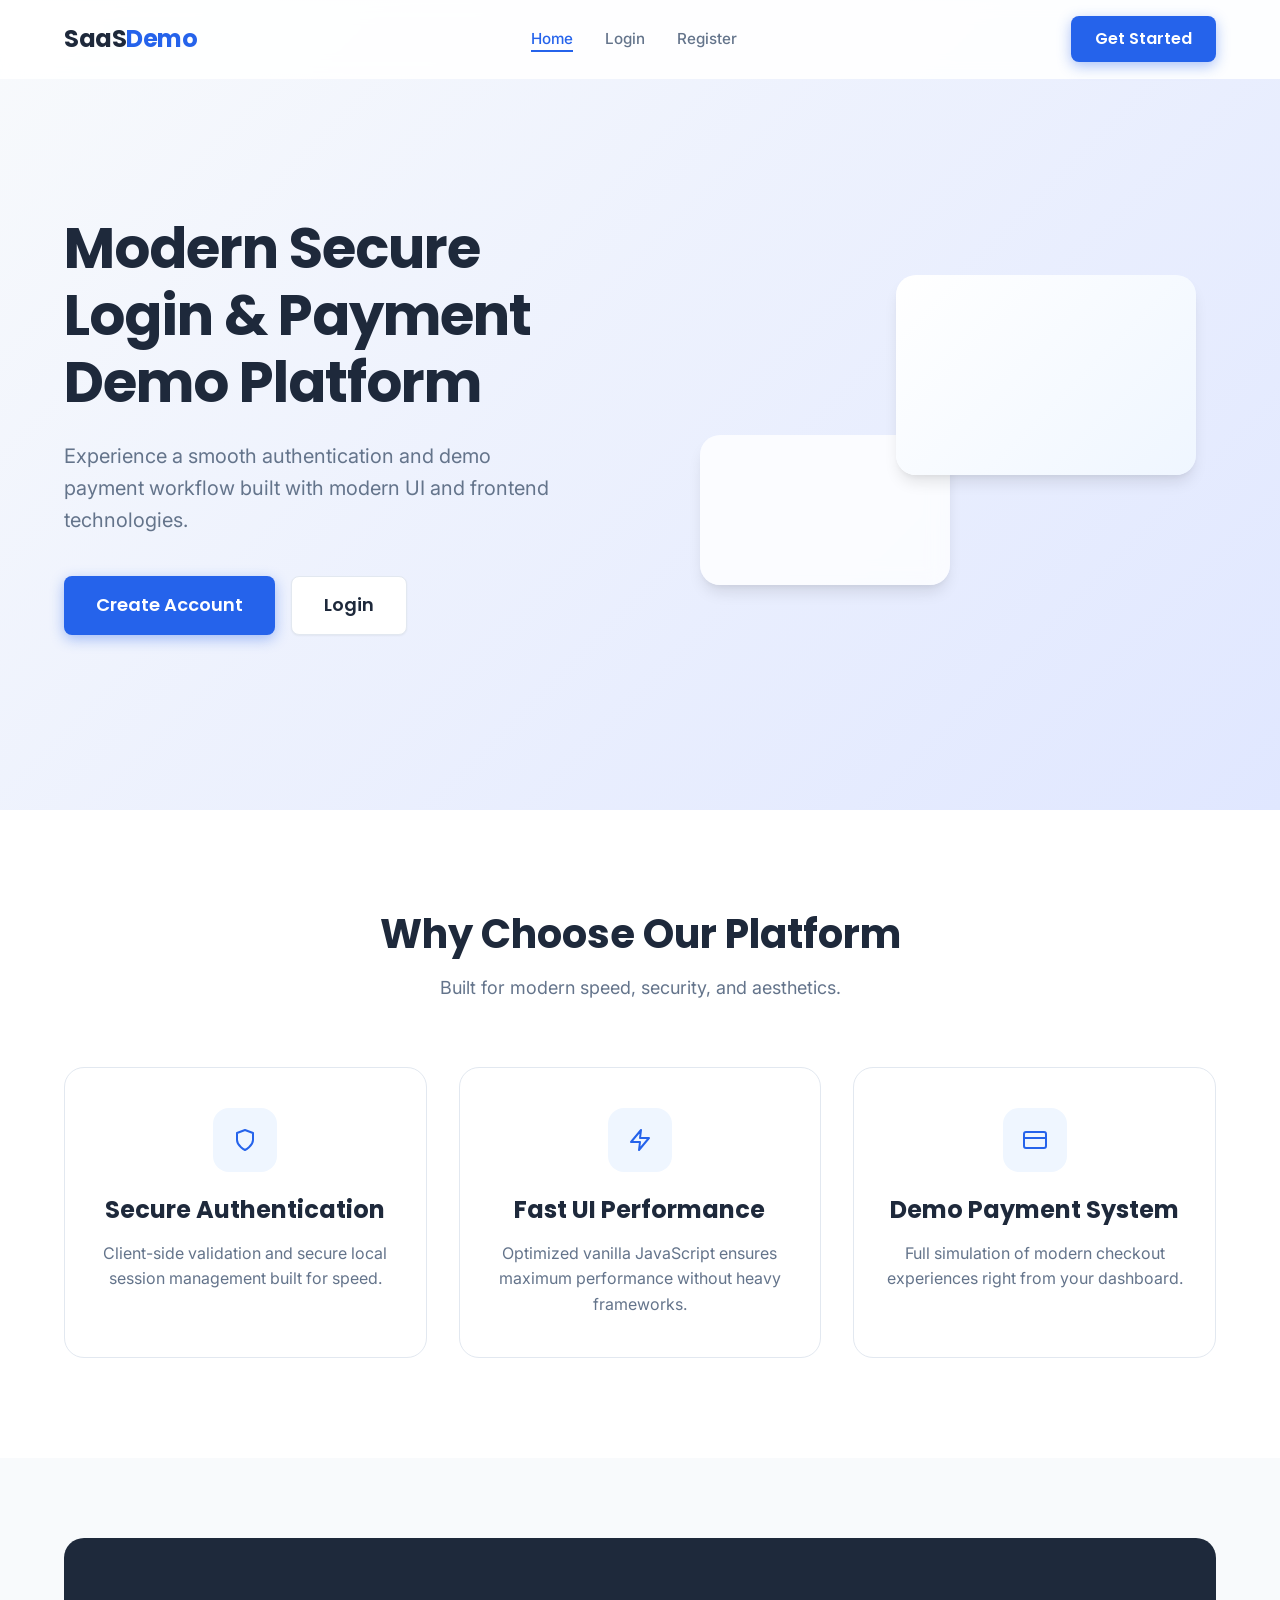
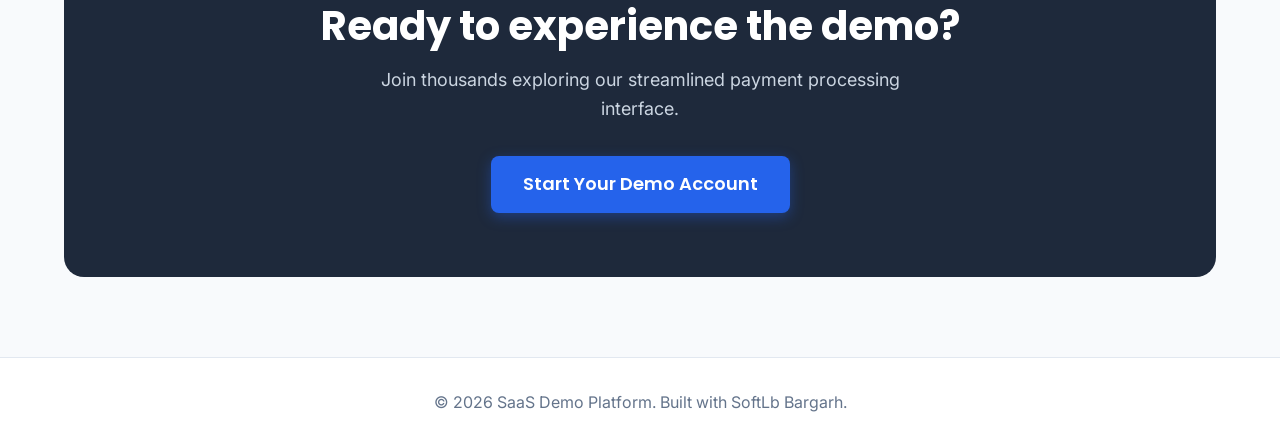
<file: project/index.html>
<!DOCTYPE html>
<html lang="en">

<head>
    <meta charset="UTF-8">
    <meta name="viewport" content="width=device-width, initial-scale=1.0">
    <title>Modern SaaS | Secure Demo Platform</title>
    <!-- Google Fonts -->
    <link rel="preconnect" href="https://fonts.googleapis.com">
    <link rel="preconnect" href="https://fonts.gstatic.com" crossorigin>
    <link
        href="https://fonts.googleapis.com/css2?family=Inter:wght@300;400;500;600&family=Poppins:wght@500;600;700&display=swap"
        rel="stylesheet">
    <!-- Custom CSS -->
    <link rel="stylesheet" href="css/style.css">
    <link rel="stylesheet" href="css/responsive.css">
</head>

<body>

    <!-- Navigation Bar -->
    <nav class="navbar" id="navbar">
        <div class="nav-container">
            <a href="index.html" class="logo">SaaS<span>Demo</span></a>

            <button class="mobile-toggle" id="mobile-toggle" aria-label="Toggle Menu">
                <span class="bar"></span>
                <span class="bar"></span>
                <span class="bar"></span>
            </button>

            <ul class="nav-links" id="nav-links">
                <li><a href="index.html" class="active">Home</a></li>
                <li><a href="login.html">Login</a></li>
                <li><a href="register.html">Register</a></li>
            </ul>

            <div class="nav-actions">
                <a href="register.html" class="btn btn-primary btn-nav">Get Started</a>
            </div>
        </div>
    </nav>

    <!-- Hero Section -->
    <section class="hero">
        <div class="hero-content">
            <div class="hero-text">
                <h1>Modern Secure Login & Payment Demo Platform</h1>
                <p>Experience a smooth authentication and demo payment workflow built with modern UI and frontend
                    technologies.</p>
                <div class="hero-buttons">
                    <a href="register.html" class="btn btn-primary btn-large">Create Account</a>
                    <a href="login.html" class="btn btn-secondary btn-large">Login</a>
                </div>
            </div>
            <div class="hero-graphic">
                <div class="floating-card c1"></div>
                <div class="floating-card c2"></div>
                <!-- Abstract illustrations representation -->
            </div>
        </div>
    </section>

    <!-- Features Section -->
    <section class="features">
        <div class="container">
            <div class="section-title">
                <h2>Why Choose Our Platform</h2>
                <p>Built for modern speed, security, and aesthetics.</p>
            </div>

            <div class="features-grid">
                <!-- Card 1 -->
                <div class="feature-card">
                    <div class="feature-icon">
                        <svg width="24" height="24" viewBox="0 0 24 24" fill="none" stroke="currentColor"
                            stroke-width="2" stroke-linecap="round" stroke-linejoin="round">
                            <path d="M12 22s8-4 8-10V5l-8-3-8 3v7c0 6 8 10 8 10z"></path>
                        </svg>
                    </div>
                    <h3>Secure Authentication</h3>
                    <p>Client-side validation and secure local session management built for speed.</p>
                </div>
                <!-- Card 2 -->
                <div class="feature-card">
                    <div class="feature-icon">
                        <svg width="24" height="24" viewBox="0 0 24 24" fill="none" stroke="currentColor"
                            stroke-width="2" stroke-linecap="round" stroke-linejoin="round">
                            <path d="M13 2L3 14h9l-1 8 10-12h-9l1-8z"></path>
                        </svg>
                    </div>
                    <h3>Fast UI Performance</h3>
                    <p>Optimized vanilla JavaScript ensures maximum performance without heavy frameworks.</p>
                </div>
                <!-- Card 3 -->
                <div class="feature-card">
                    <div class="feature-icon">
                        <svg width="24" height="24" viewBox="0 0 24 24" fill="none" stroke="currentColor"
                            stroke-width="2" stroke-linecap="round" stroke-linejoin="round">
                            <rect x="1" y="4" width="22" height="16" rx="2" ry="2"></rect>
                            <line x1="1" y1="10" x2="23" y2="10"></line>
                        </svg>
                    </div>
                    <h3>Demo Payment System</h3>
                    <p>Full simulation of modern checkout experiences right from your dashboard.</p>
                </div>
            </div>
        </div>
    </section>

    <!-- CTA Section -->
    <section class="cta-section">
        <div class="container">
            <div class="cta-card">
                <h2>Ready to experience the demo?</h2>
                <p>Join thousands exploring our streamlined payment processing interface.</p>
                <a href="register.html" class="btn btn-primary btn-large">Start Your Demo Account</a>
            </div>
        </div>
    </section>

    <!-- Footer -->
    <footer>
        <div class="container">
            <p>&copy; 2026 SaaS Demo Platform. Built with SoftLb Bargarh.</p>
        </div>
    </footer>

    <!-- Custom JS -->
    <script src="js/main.js"></script>
</body>

</html>
</file>
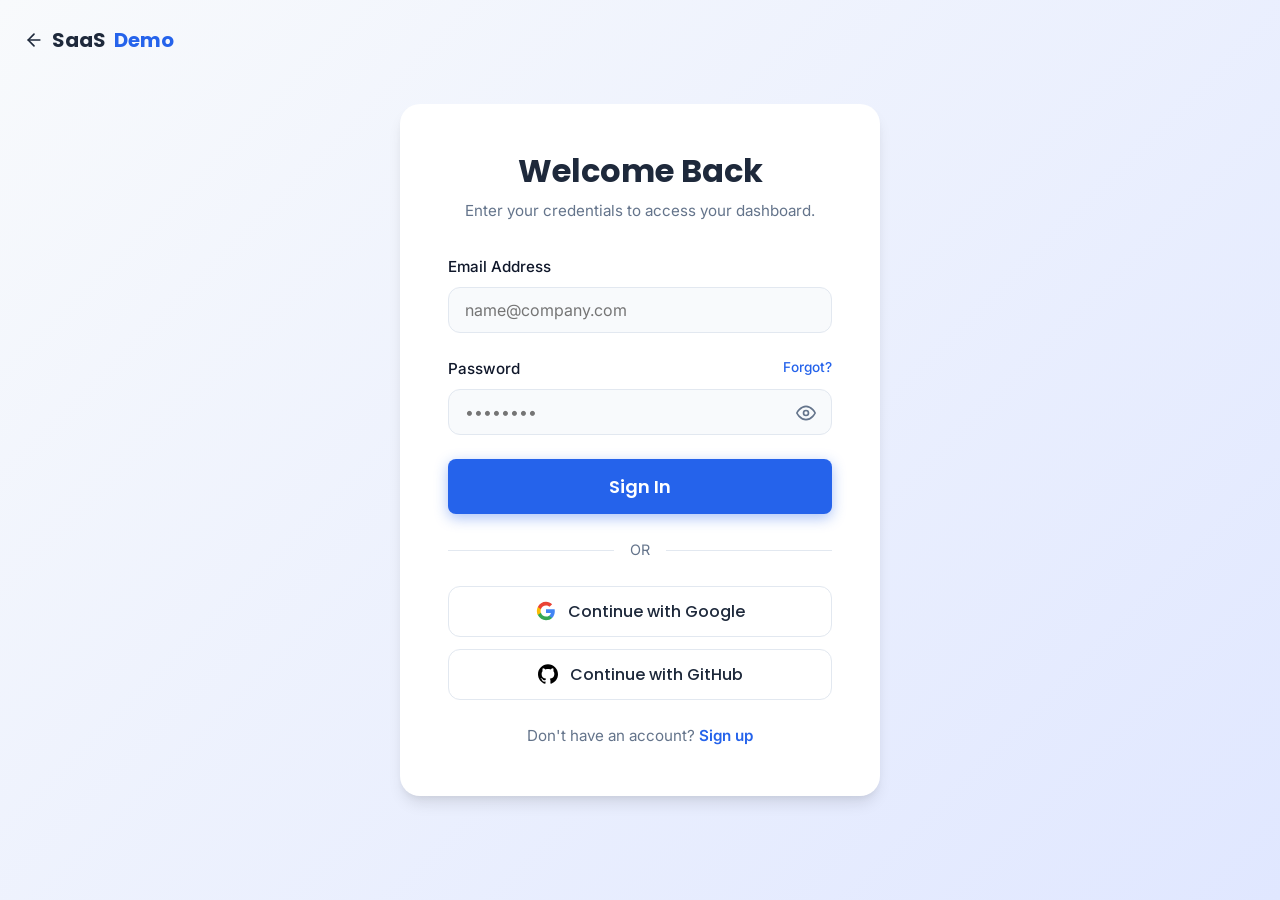
<file: project/dashboard.html>
<!DOCTYPE html>
<html lang="en">
<head>
    <meta charset="UTF-8">
    <meta name="viewport" content="width=device-width, initial-scale=1.0">
    <title>Dashboard | SaaS Demo</title>
    <!-- Google Fonts -->
    <link rel="preconnect" href="https://fonts.googleapis.com">
    <link rel="preconnect" href="https://fonts.gstatic.com" crossorigin>
    <link href="https://fonts.googleapis.com/css2?family=Inter:wght@300;400;500;600&family=Poppins:wght@500;600;700&display=swap" rel="stylesheet">
    <!-- Custom CSS -->
    <link rel="stylesheet" href="css/style.css">
    <link rel="stylesheet" href="css/responsive.css">
    <style>
        body {
            background-color: var(--bg-color);
        }
        
        .dashboard-container {
            padding-top: 100px;
            padding-bottom: 60px;
            min-height: calc(100vh - 80px); /* Account for footer */
        }

        .dashboard-header {
            margin-bottom: 40px;
            display: flex;
            justify-content: space-between;
            align-items: flex-end;
        }

        .dashboard-header h1 {
            font-size: 2.5rem;
            margin-bottom: 8px;
        }

        .dashboard-header p {
            color: var(--text-light);
            font-size: 1.125rem;
        }

        .dashboard-grid {
            display: grid;
            grid-template-columns: 1fr 2fr;
            gap: 32px;
        }

        .dashboard-card {
            background: var(--surface);
            border-radius: var(--border-radius-lg);
            padding: 32px;
            box-shadow: var(--shadow-sm);
            border: 1px solid var(--border);
        }

        .dashboard-card h2 {
            font-size: 1.5rem;
            margin-bottom: 24px;
            padding-bottom: 16px;
            border-bottom: 1px solid var(--border);
        }

        .user-info {
            display: flex;
            align-items: center;
            gap: 16px;
            margin-bottom: 24px;
        }

        .avatar {
            width: 64px;
            height: 64px;
            border-radius: 50%;
            background: linear-gradient(135deg, var(--primary), #60A5FA);
            color: white;
            display: flex;
            align-items: center;
            justify-content: center;
            font-size: 1.5rem;
            font-family: var(--font-heading);
            font-weight: 600;
        }

        .user-details p {
            font-weight: 600;
            color: var(--secondary);
            font-size: 1.1rem;
        }

        .user-details span {
            color: var(--text-light);
            font-size: 0.9rem;
        }

        .quick-actions {
            display: grid;
            gap: 16px;
        }

        .action-card {
            display: flex;
            align-items: center;
            justify-content: space-between;
            padding: 24px;
            border-radius: var(--border-radius);
            background: #F8FAFC;
            border: 1px dashed var(--primary);
            transition: var(--transition);
        }

        .action-card:hover {
            background: #EFF6FF;
            transform: translateY(-2px);
        }

        .action-text h3 {
            color: var(--secondary);
            margin-bottom: 4px;
        }

        .action-text p {
            font-size: 0.9rem;
        }

        @media (max-width: 768px) {
            .dashboard-grid {
                grid-template-columns: 1fr;
            }

            .dashboard-header {
                flex-direction: column;
                align-items: flex-start;
                gap: 16px;
            }
        }
    </style>
</head>
<body>

    <!-- Navigation Bar -->
    <nav class="navbar scanned" id="navbar" style="box-shadow: var(--shadow-sm); border-bottom-color: var(--border);">
        <div class="nav-container">
            <a href="index.html" class="logo">SaaS<span>Demo</span></a>
            
            <button class="mobile-toggle" id="mobile-toggle" aria-label="Toggle Menu">
                <span class="bar"></span>
                <span class="bar"></span>
                <span class="bar"></span>
            </button>

            <ul class="nav-links" id="nav-links">
                <li><a href="dashboard.html" class="active">Dashboard</a></li>
                <li><a href="payment.html">Payments</a></li>
            </ul>

            <div class="nav-actions">
                <span id="nav-user-name" style="margin-right: 16px; font-weight: 500;">Hi, User</span>
                <button id="logout-btn" class="btn btn-secondary btn-nav">Logout</button>
            </div>
        </div>
    </nav>

    <div class="dashboard-container container">
        <div class="dashboard-header">
            <div>
                <h1 id="welcome-text">Welcome back</h1>
                <p>Manage your account and explore demo features.</p>
            </div>
            <a href="payment.html" class="btn btn-primary">Go to Payment</a>
        </div>

        <div class="dashboard-grid">
            <!-- Account Info -->
            <div class="dashboard-card">
                <h2>Account Info</h2>
                <div class="user-info">
                    <div class="avatar" id="user-avatar">?</div>
                    <div class="user-details">
                        <p id="user-fullname">Loading...</p>
                        <span id="user-email">Loading...</span>
                    </div>
                </div>
                
                <div style="margin-top: 32px;">
                    <button id="logout-btn-card" class="btn btn-secondary btn-block">Sign Out</button>
                </div>
            </div>

            <!-- Quick Actions -->
            <div class="dashboard-card">
                <h2>Quick Actions</h2>
                <div class="quick-actions">
                    <a href="payment.html" class="action-card">
                        <div class="action-text">
                            <h3>Demo Payment Gateway</h3>
                            <p>Test our simulated frictionless checkout experience.</p>
                        </div>
                        <div class="btn btn-primary">Try Now</div>
                    </a>
                    
                    <div class="action-card" style="border-color: var(--border); opacity: 0.7; cursor: not-allowed;">
                        <div class="action-text">
                            <h3>Analytics Dashboard</h3>
                            <p>Coming soon in version 2.0</p>
                        </div>
                        <div class="btn btn-secondary" style="pointer-events: none;">Locked</div>
                    </div>
                </div>
            </div>
        </div>
    </div>

    <!-- Footer -->
    <footer>
        <div class="container">
            <p>&copy; 2026 SaaS Demo Platform. Built with Vanilla Web Tech.</p>
        </div>
    </footer>

    <!-- Custom JS -->
    <script src="js/auth.js"></script>
    <script src="js/main.js"></script>
    <script>
        document.addEventListener('DOMContentLoaded', () => {
            // Dashboard specific auth logic
            const currentUserStr = localStorage.getItem('currentUser');
            if (currentUserStr) {
                const user = JSON.parse(currentUserStr);
                
                // Set UI Elements
                const firstName = user.name.split(' ')[0];
                document.getElementById('welcome-text').textContent = `Welcome back, ${firstName}`;
                document.getElementById('user-fullname').textContent = user.name;
                document.getElementById('user-email').textContent = user.email;
                
                // Get initials for avatar
                const initials = user.name.split(' ').map(n => n[0]).join('').substring(0, 2).toUpperCase();
                document.getElementById('user-avatar').textContent = initials;
                document.getElementById('nav-user-name').textContent = `Hi, ${firstName}`;
            }

            // Bind logout for the second button
            const logoutBtnCard = document.getElementById('logout-btn-card');
            if (logoutBtnCard) {
                logoutBtnCard.addEventListener('click', () => {
                    localStorage.removeItem('currentUser');
                    window.location.href = 'index.html';
                });
            }
        });
    </script>
</body>
</html>
</file>
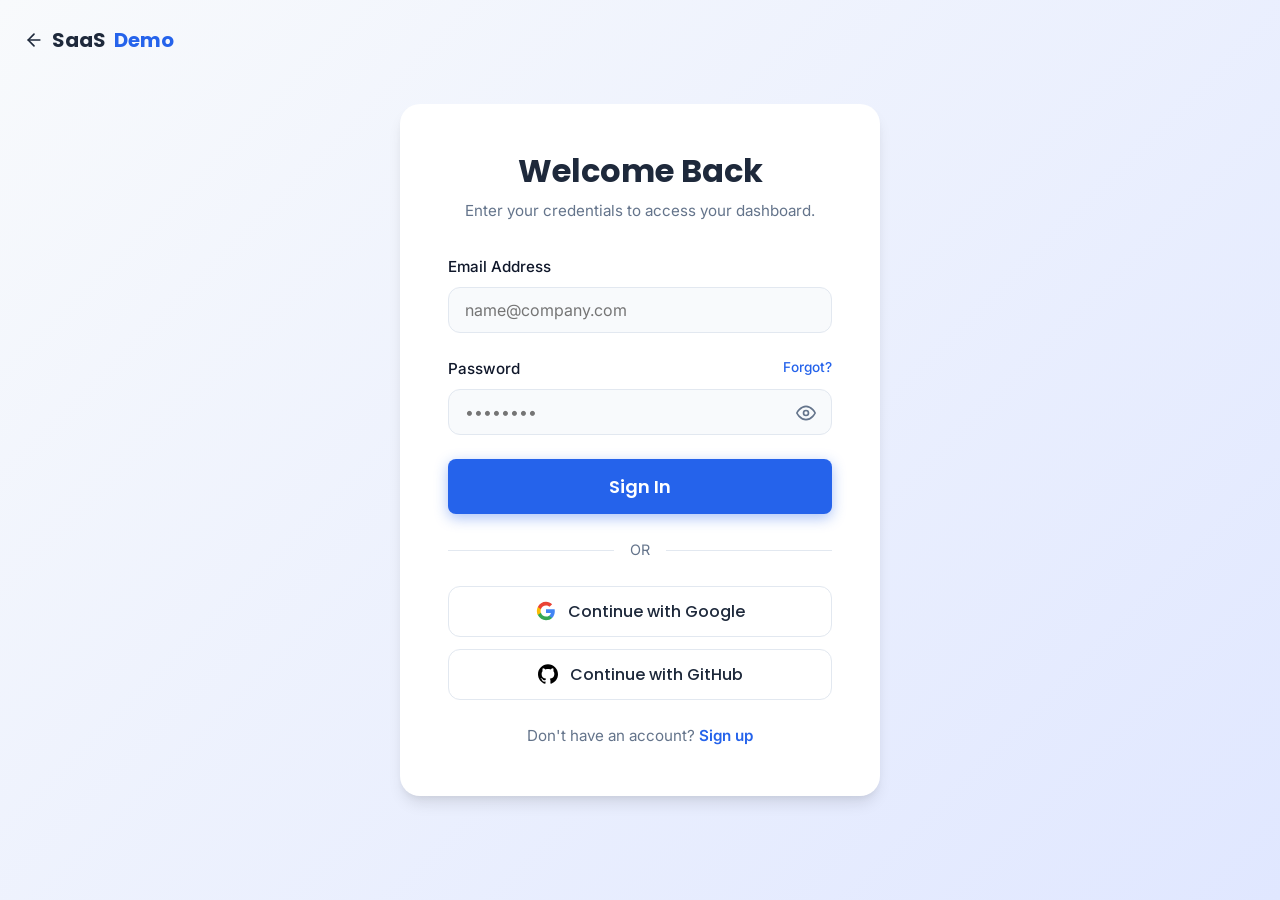
<file: project/login.html>
<!DOCTYPE html>
<html lang="en">
<head>
    <meta charset="UTF-8">
    <meta name="viewport" content="width=device-width, initial-scale=1.0">
    <title>Login | SaaS Demo</title>
    <!-- Google Fonts -->
    <link rel="preconnect" href="https://fonts.googleapis.com">
    <link rel="preconnect" href="https://fonts.gstatic.com" crossorigin>
    <link href="https://fonts.googleapis.com/css2?family=Inter:wght@300;400;500;600&family=Poppins:wght@500;600;700&display=swap" rel="stylesheet">
    <!-- Custom CSS -->
    <link rel="stylesheet" href="css/style.css">
    <link rel="stylesheet" href="css/responsive.css">
    <style>
        .auth-container {
            min-height: 100vh;
            display: flex;
            align-items: center;
            justify-content: center;
            background: linear-gradient(135deg, var(--bg-color) 0%, #E0E7FF 100%);
            padding: 40px 24px;
        }

        .auth-card {
            background: var(--surface);
            padding: 48px;
            border-radius: var(--border-radius-lg);
            box-shadow: var(--shadow-lg);
            width: 100%;
            max-width: 480px;
        }

        .auth-header {
            text-align: center;
            margin-bottom: 32px;
        }

        .auth-header h1 {
            font-size: 2rem;
            margin-bottom: 8px;
        }

        .auth-header p {
            color: var(--text-light);
            font-size: 0.95rem;
        }

        .form-group {
            margin-bottom: 24px;
            position: relative;
        }

        .form-group label {
            display: block;
            margin-bottom: 8px;
            font-weight: 500;
            color: var(--text-main);
            font-size: 0.95rem;
        }

        .form-control {
            width: 100%;
            padding: 12px 16px;
            border: 1px solid var(--border);
            border-radius: var(--border-radius);
            font-family: var(--font-body);
            font-size: 1rem;
            transition: var(--transition);
            background: #F8FAFC;
        }

        .form-control:focus {
            outline: none;
            border-color: var(--primary);
            box-shadow: 0 0 0 3px rgba(37, 99, 235, 0.1);
            background: white;
        }

        .toggle-password {
            position: absolute;
            right: 16px;
            bottom: 12px;
            cursor: pointer;
            color: var(--text-light);
        }

        .toggle-password:hover {
            color: var(--primary);
        }

        .auth-footer {
            text-align: center;
            margin-top: 24px;
            font-size: 0.95rem;
        }

        .auth-footer a {
            font-weight: 600;
        }

        .auth-divider {
            display: flex;
            align-items: center;
            margin: 24px 0;
            color: var(--text-light);
            font-size: 0.9rem;
        }

        .auth-divider::before, .auth-divider::after {
            content: '';
            flex: 1;
            height: 1px;
            background: var(--border);
        }

        .auth-divider span {
            padding: 0 16px;
        }

        .social-login {
            display: flex;
            flex-direction: column;
            gap: 12px;
        }

        .social-btn {
            display: flex;
            align-items: center;
            justify-content: center;
            gap: 12px;
            font-weight: 500;
            background: white;
            color: var(--secondary);
            border: 1px solid var(--border);
            padding: 12px;
            border-radius: var(--border-radius);
            cursor: pointer;
            transition: var(--transition);
        }
        
        .social-btn:hover {
            background: #F8FAFC;
            box-shadow: var(--shadow-sm);
        }

        .alert-error {
            display: none;
            background: #FEF2F2;
            color: var(--danger);
            padding: 12px 16px;
            border-radius: var(--border-radius);
            font-size: 0.9rem;
            margin-bottom: 24px;
            border: 1px solid #FECACA;
        }

        .alert-success {
            display: none;
            background: #F0FDF4;
            color: var(--accent-hover);
            padding: 12px 16px;
            border-radius: var(--border-radius);
            font-size: 0.9rem;
            margin-bottom: 24px;
            border: 1px solid #BBF7D0;
        }

        .spinner {
            display: inline-block;
            width: 16px;
            height: 16px;
            border: 2px solid rgba(255,255,255,0.3);
            border-radius: 50%;
            border-top-color: white;
            animation: spin 1s ease-in-out infinite;
            margin-right: 8px;
        }

        @keyframes spin {
            to { transform: rotate(360deg); }
        }

        .logo-back {
            position: absolute;
            top: 24px;
            left: 24px;
            font-family: var(--font-heading);
            font-weight: 700;
            font-size: 1.25rem;
            color: var(--secondary);
            display: flex;
            align-items: center;
            gap: 8px;
        }

        .logo-back:hover {
            opacity: 0.8;
        }

        .logo-back span {
            color: var(--primary);
        }

        .forgot-pass {
            position: absolute;
            right: 0;
            top: 0;
            font-size: 0.85rem;
            font-weight: 500;
        }

        @media (max-width: 480px) {
            .auth-card {
                padding: 32px 24px;
            }
        }
    </style>
</head>
<body>

    <a href="index.html" class="logo-back">
        <svg width="20" height="20" viewBox="0 0 24 24" fill="none" stroke="currentColor" stroke-width="2" stroke-linecap="round" stroke-linejoin="round"><line x1="19" y1="12" x2="5" y2="12"></line><polyline points="12 19 5 12 12 5"></polyline></svg>
        SaaS<span>Demo</span>
    </a>

    <div class="auth-container">
        <div class="auth-card">
            <div class="auth-header">
                <h1>Welcome Back</h1>
                <p>Enter your credentials to access your dashboard.</p>
            </div>

            <div class="alert-success" id="login-success"></div>
            <div class="alert-error" id="login-error"></div>

            <form id="login-form">
                <div class="form-group">
                    <label for="email">Email Address</label>
                    <input type="email" id="email" class="form-control" placeholder="name@company.com" required>
                </div>

                <div class="form-group">
                    <label for="password">Password</label>
                    <a href="#" class="forgot-pass">Forgot?</a>
                    <input type="password" id="password" class="form-control" placeholder="••••••••" required>
                    <svg class="toggle-password" width="20" height="20" viewBox="0 0 24 24" fill="none" stroke="currentColor" stroke-width="2" stroke-linecap="round" stroke-linejoin="round">
                        <path d="M1 12s4-8 11-8 11 8 11 8-4 8-11 8-11-8-11-8z"></path>
                        <circle cx="12" cy="12" r="3"></circle>
                    </svg>
                </div>

                <button type="submit" class="btn btn-primary btn-block btn-large" id="login-submit">Sign In</button>
            </form>

            <div class="auth-divider">
                <span>OR</span>
            </div>

            <div class="social-login">
                <button type="button" class="btn social-btn" onclick="simulateSocial('Google')">
                    <svg viewBox="0 0 24 24" width="20" height="20" xmlns="http://www.w3.org/2000/svg"><path d="M22.56 12.25c0-.78-.07-1.53-.2-2.25H12v4.26h5.92c-.26 1.37-1.04 2.53-2.21 3.31v2.77h3.57c2.08-1.92 3.28-4.74 3.28-8.09z" fill="#4285F4"/><path d="M12 23c2.97 0 5.46-.98 7.28-2.66l-3.57-2.77c-.98.66-2.23 1.06-3.71 1.06-2.86 0-5.29-1.93-6.16-4.53H2.18v2.84C3.99 20.53 7.7 23 12 23z" fill="#34A853"/><path d="M5.84 14.09c-.22-.66-.35-1.36-.35-2.09s.13-1.43.35-2.09V7.07H2.18C1.43 8.55 1 10.22 1 12s.43 3.45 1.18 4.93l2.85-2.22.81-.62z" fill="#FBBC05"/><path d="M12 5.38c1.62 0 3.06.56 4.21 1.64l3.15-3.15C17.45 2.09 14.97 1 12 1 7.7 1 3.99 3.47 2.18 7.07l3.66 2.84c.87-2.6 3.3-4.53 6.16-4.53z" fill="#EA4335"/></svg>
                    Continue with Google
                </button>
                <button type="button" class="btn social-btn" onclick="simulateSocial('GitHub')">
                    <svg viewBox="0 0 24 24" width="20" height="20" xmlns="http://www.w3.org/2000/svg"><path d="M12 .297c-6.63 0-12 5.373-12 12 0 5.303 3.438 9.8 8.205 11.385.6.113.82-.258.82-.577 0-.285-.01-1.04-.015-2.04-3.338.724-4.042-1.61-4.042-1.61C4.422 18.07 3.633 17.7 3.633 17.7c-1.087-.744.084-.729.084-.729 1.205.084 1.838 1.236 1.838 1.236 1.07 1.835 2.809 1.305 3.495.998.108-.776.417-1.305.76-1.605-2.665-.3-5.466-1.332-5.466-5.93 0-1.31.465-2.38 1.235-3.22-.135-.303-.54-1.523.105-3.176 0 0 1.005-.322 3.3 1.23.96-.267 1.98-.399 3-.405 1.02.006 2.04.138 3 .405 2.28-1.552 3.285-1.23 3.285-1.23.645 1.653.24 2.873.12 3.176.765.84 1.23 1.91 1.23 3.22 0 4.61-2.805 5.625-5.475 5.92.42.36.81 1.096.81 2.22 0 1.606-.015 2.896-.015 3.286 0 .315.21.69.825.57C20.565 22.092 24 17.592 24 12.297c0-6.627-5.373-12-12-12"/></svg>
                    Continue with GitHub
                </button>
            </div>

            <div class="auth-footer">
                <p>Don't have an account? <a href="register.html">Sign up</a></p>
            </div>
        </div>
    </div>

    <!-- Custom JS -->
    <script src="js/auth.js"></script>
</body>
</html>
</file>
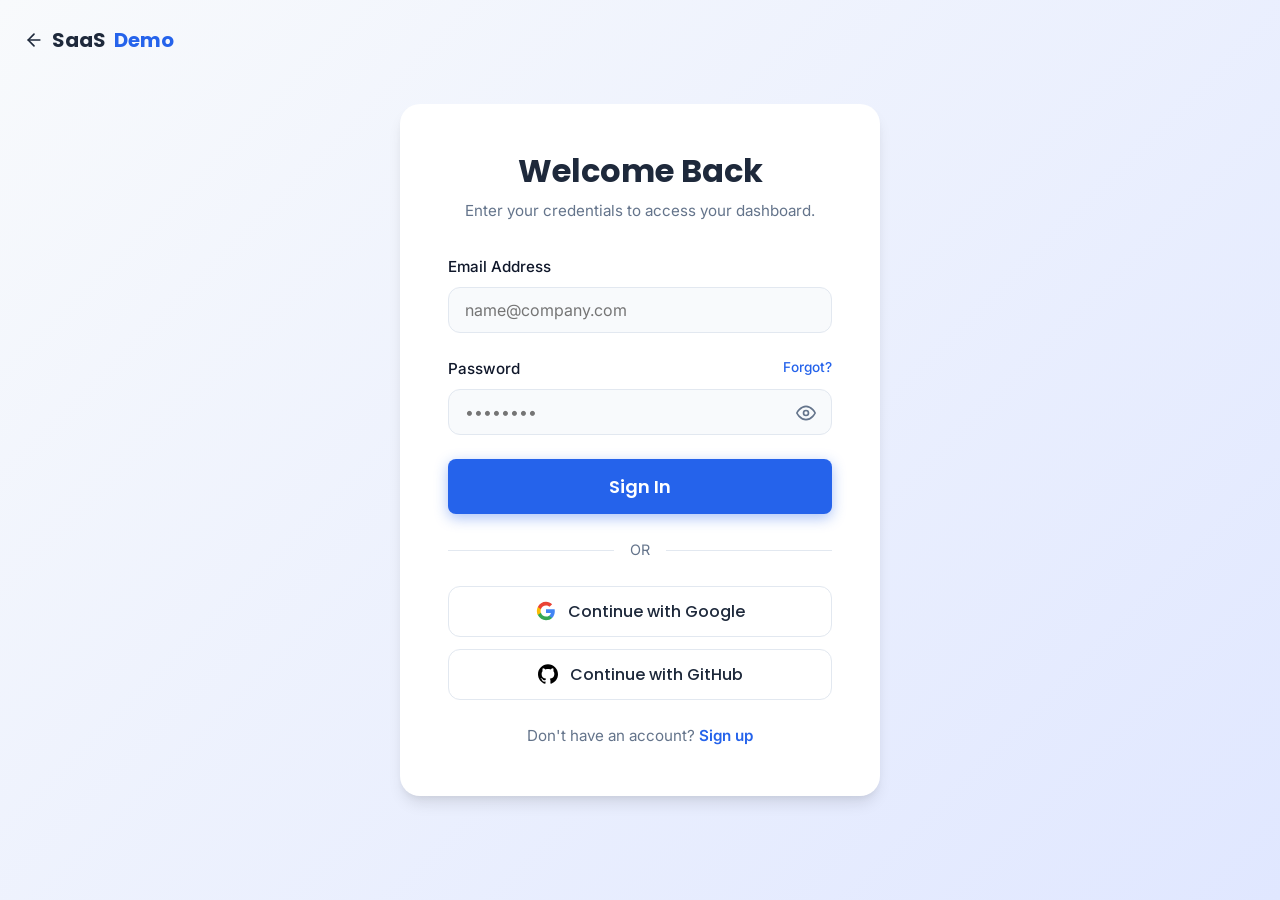
<file: project/payment.html>
<!DOCTYPE html>
<html lang="en">
<head>
    <meta charset="UTF-8">
    <meta name="viewport" content="width=device-width, initial-scale=1.0">
    <title>Payment Simulation | SaaS Demo</title>
    <!-- Google Fonts -->
    <link rel="preconnect" href="https://fonts.googleapis.com">
    <link rel="preconnect" href="https://fonts.gstatic.com" crossorigin>
    <link href="https://fonts.googleapis.com/css2?family=Inter:wght@300;400;500;600&family=Poppins:wght@500;600;700&display=swap" rel="stylesheet">
    <!-- Custom CSS -->
    <link rel="stylesheet" href="css/style.css">
    <link rel="stylesheet" href="css/responsive.css">
    <style>
        .payment-container {
            padding-top: 120px;
            padding-bottom: 80px;
            min-height: calc(100vh - 80px);
            display: flex;
            align-items: center;
            justify-content: center;
        }

        .payment-card {
            background: var(--surface);
            border-radius: var(--border-radius-lg);
            padding: 40px;
            box-shadow: var(--shadow-lg);
            width: 100%;
            max-width: 500px;
            border: 1px solid var(--border);
        }

        .payment-header {
            text-align: center;
            margin-bottom: 32px;
            padding-bottom: 24px;
            border-bottom: 1px solid var(--border);
        }

        .payment-header h1 {
            font-size: 1.75rem;
            margin-bottom: 8px;
        }

        .amount-display {
            font-size: 2.5rem;
            font-family: var(--font-heading);
            font-weight: 700;
            color: var(--primary);
            margin: 16px 0;
        }

        .form-group {
            margin-bottom: 20px;
        }

        .form-group label {
            display: block;
            margin-bottom: 8px;
            font-weight: 500;
            color: var(--text-main);
            font-size: 0.95rem;
        }

        .form-control {
            width: 100%;
            padding: 12px 16px;
            border: 1px solid var(--border);
            border-radius: var(--border-radius);
            font-family: var(--font-body);
            font-size: 1rem;
            transition: var(--transition);
            background: #F8FAFC;
        }

        .form-control:focus {
            outline: none;
            border-color: var(--primary);
            box-shadow: 0 0 0 3px rgba(37, 99, 235, 0.1);
            background: white;
        }

        .input-row {
            display: flex;
            gap: 16px;
        }

        .input-row .form-group {
            flex: 1;
        }

        .card-icons {
            display: flex;
            gap: 8px;
            margin-bottom: 16px;
            justify-content: flex-end;
        }

        .card-icon {
            height: 24px;
            width: 36px;
            background: #E2E8F0;
            border-radius: 4px;
            /* Placeholder for actual icons */
        }

        .alert-error {
            display: none;
            background: #FEF2F2;
            color: var(--danger);
            padding: 12px 16px;
            border-radius: var(--border-radius);
            font-size: 0.9rem;
            margin-bottom: 24px;
            border: 1px solid #FECACA;
        }

        .spinner {
            display: inline-block;
            width: 16px;
            height: 16px;
            border: 2px solid rgba(255,255,255,0.3);
            border-radius: 50%;
            border-top-color: white;
            animation: spin 1s ease-in-out infinite;
            margin-right: 8px;
        }

        @keyframes spin {
            to { transform: rotate(360deg); }
        }
    </style>
</head>
<body>

    <!-- Navigation Bar -->
    <nav class="navbar scanned" id="navbar" style="box-shadow: var(--shadow-sm); border-bottom-color: var(--border);">
        <div class="nav-container">
            <a href="index.html" class="logo">SaaS<span>Demo</span></a>
            
            <ul class="nav-links" id="nav-links">
                <li><a href="dashboard.html">Dashboard</a></li>
                <li><a href="payment.html" class="active">Payments</a></li>
            </ul>

            <div class="nav-actions">
                <a href="dashboard.html" class="btn btn-secondary btn-nav">Go Back</a>
            </div>
        </div>
    </nav>

    <div class="payment-container container">
        <div class="payment-card">
            <div class="payment-header">
                <h1>Demo Payment</h1>
                <p>Simulating a secure checkout.</p>
                <div class="amount-display">$99.00</div>
            </div>

            <div class="alert-error" id="payment-error"></div>

            <form id="payment-form">
                
                <div class="form-group">
                    <label for="card-name">Cardholder Name</label>
                    <input type="text" id="card-name" class="form-control" placeholder="John Doe" required>
                </div>

                <div class="form-group" style="margin-bottom: 8px;">
                    <label for="card-number">Card Number</label>
                    <input type="text" id="card-number" class="form-control" placeholder="0000 0000 0000 0000" inputmode="numeric" required>
                </div>
                
                <!-- Card icons placeholder -->
                <div class="card-icons">
                    <div class="card-icon" style="background:#1A1F71;color:white;text-align:center;font-size:0.7rem;line-height:24px;font-weight:bold;">VISA</div>
                    <div class="card-icon" style="background:#EB001B;color:white;text-align:center;font-size:0.7rem;line-height:24px;font-weight:bold;">MC</div>
                </div>

                <div class="input-row">
                    <div class="form-group">
                        <label for="expiry">Expiry (MM/YY)</label>
                        <input type="text" id="expiry" class="form-control" placeholder="12/26" required>
                    </div>

                    <div class="form-group">
                        <label for="cvv">CVV</label>
                        <input type="text" id="cvv" class="form-control" placeholder="123" required>
                    </div>
                </div>

                <button type="submit" class="btn btn-primary btn-block btn-large" id="payment-submit" style="margin-top: 16px;">
                    Pay $99.00 Now
                </button>
            </form>
            
            <div style="text-align: center; margin-top: 24px; color: var(--text-light); font-size: 0.85rem; display: flex; align-items: center; justify-content: center; gap: 8px;">
                <svg width="16" height="16" viewBox="0 0 24 24" fill="none" stroke="currentColor" stroke-width="2"><rect x="3" y="11" width="18" height="11" rx="2" ry="2"></rect><path d="M7 11V7a5 5 0 0 1 10 0v4"></path></svg>
                Secure Demo Simulation (Do not enter real card data)
            </div>
        </div>
    </div>

    <!-- Custom JS -->
    <script src="js/auth.js"></script>
    <script src="js/payment.js"></script>
</body>
</html>
</file>
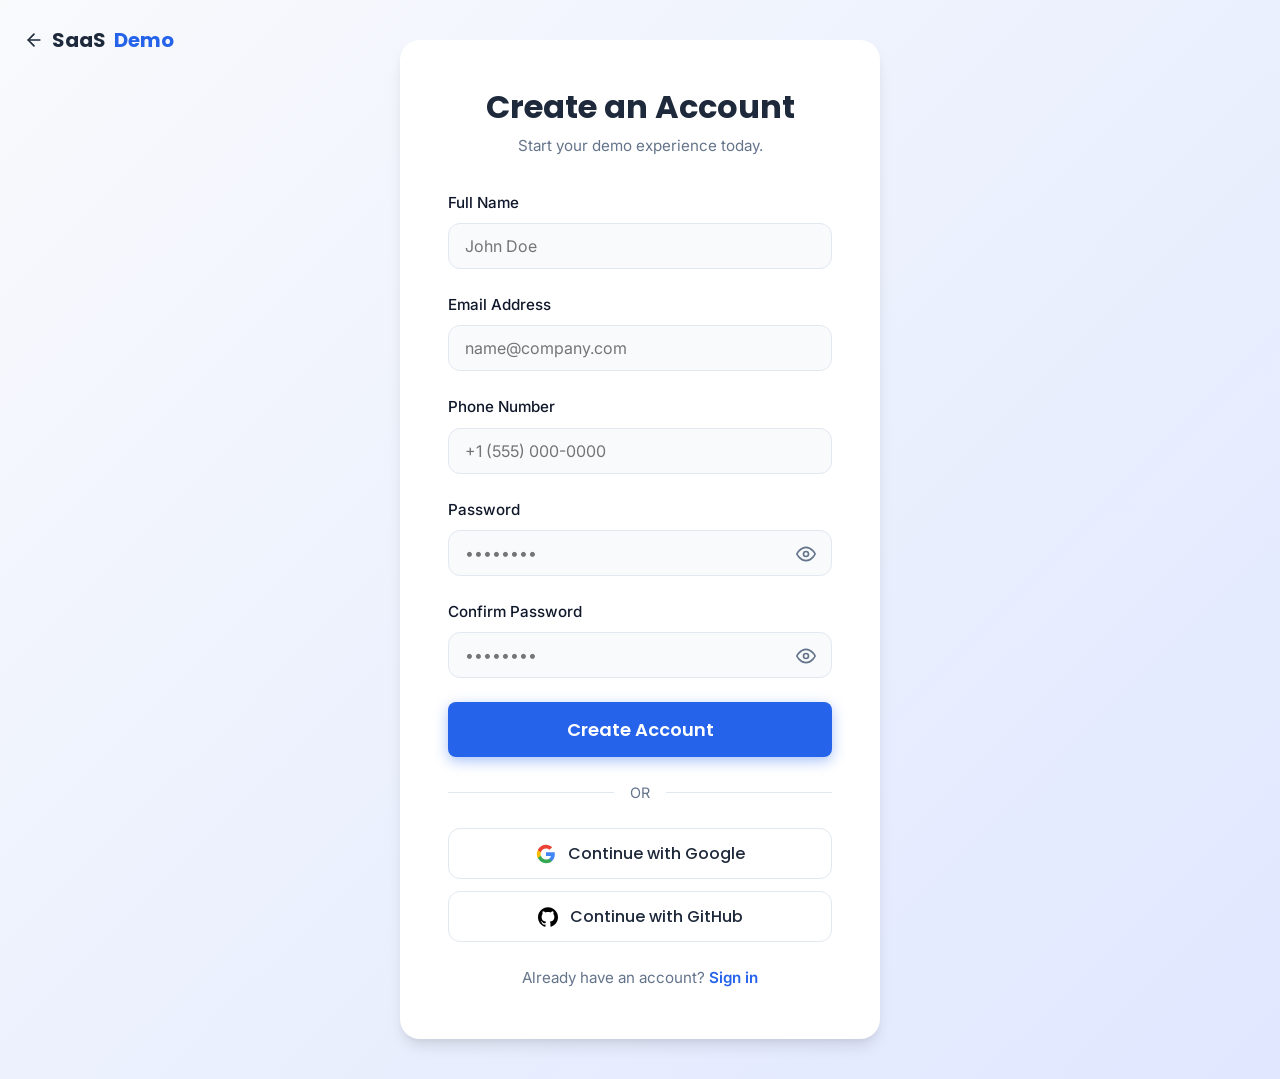
<file: project/register.html>
<!DOCTYPE html>
<html lang="en">

<head>
    <meta charset="UTF-8">
    <meta name="viewport" content="width=device-width, initial-scale=1.0">
    <title>Register | Demo</title>
    <!-- Google Fonts -->
    <link rel="preconnect" href="https://fonts.googleapis.com">
    <link rel="preconnect" href="https://fonts.gstatic.com" crossorigin>
    <link
        href="https://fonts.googleapis.com/css2?family=Inter:wght@300;400;500;600&family=Poppins:wght@500;600;700&display=swap"
        rel="stylesheet">
    <!-- Custom CSS -->
    <link rel="stylesheet" href="css/style.css">
    <link rel="stylesheet" href="css/responsive.css">
    <style>
        .auth-container {
            min-height: 100vh;
            display: flex;
            align-items: center;
            justify-content: center;
            background: linear-gradient(135deg, var(--bg-color) 0%, #E0E7FF 100%);
            padding: 40px 24px;
        }

        .auth-card {
            background: var(--surface);
            padding: 48px;
            border-radius: var(--border-radius-lg);
            box-shadow: var(--shadow-lg);
            width: 100%;
            max-width: 480px;
        }

        .auth-header {
            text-align: center;
            margin-bottom: 32px;
        }

        .auth-header h1 {
            font-size: 2rem;
            margin-bottom: 8px;
        }

        .auth-header p {
            color: var(--text-light);
            font-size: 0.95rem;
        }

        .form-group {
            margin-bottom: 24px;
            position: relative;
        }

        .form-group label {
            display: block;
            margin-bottom: 8px;
            font-weight: 500;
            color: var(--text-main);
            font-size: 0.95rem;
        }

        .form-control {
            width: 100%;
            padding: 12px 16px;
            border: 1px solid var(--border);
            border-radius: var(--border-radius);
            font-family: var(--font-body);
            font-size: 1rem;
            transition: var(--transition);
            background: #F8FAFC;
        }

        .form-control:focus {
            outline: none;
            border-color: var(--primary);
            box-shadow: 0 0 0 3px rgba(37, 99, 235, 0.1);
            background: white;
        }

        .toggle-password {
            position: absolute;
            right: 16px;
            bottom: 12px;
            cursor: pointer;
            color: var(--text-light);
        }

        .toggle-password:hover {
            color: var(--primary);
        }

        .auth-footer {
            text-align: center;
            margin-top: 24px;
            font-size: 0.95rem;
        }

        .auth-footer a {
            font-weight: 600;
        }

        .auth-divider {
            display: flex;
            align-items: center;
            margin: 24px 0;
            color: var(--text-light);
            font-size: 0.9rem;
        }

        .auth-divider::before, .auth-divider::after {
            content: '';
            flex: 1;
            height: 1px;
            background: var(--border);
        }

        .auth-divider span {
            padding: 0 16px;
        }

        .social-login {
            display: flex;
            flex-direction: column;
            gap: 12px;
        }

        .social-btn {
            display: flex;
            align-items: center;
            justify-content: center;
            gap: 12px;
            font-weight: 500;
            background: white;
            color: var(--secondary);
            border: 1px solid var(--border);
            padding: 12px;
            border-radius: var(--border-radius);
            cursor: pointer;
            transition: var(--transition);
        }
        
        .social-btn:hover {
            background: #F8FAFC;
            box-shadow: var(--shadow-sm);
        }

        .alert-error {
            display: none;
            background: #FEF2F2;
            color: var(--danger);
            padding: 12px 16px;
            border-radius: var(--border-radius);
            font-size: 0.9rem;
            margin-bottom: 24px;
            border: 1px solid #FECACA;
        }

        .spinner {
            display: inline-block;
            width: 16px;
            height: 16px;
            border: 2px solid rgba(255, 255, 255, 0.3);
            border-radius: 50%;
            border-top-color: white;
            animation: spin 1s ease-in-out infinite;
            margin-right: 8px;
        }

        @keyframes spin {
            to {
                transform: rotate(360deg);
            }
        }

        .logo-back {
            position: absolute;
            top: 24px;
            left: 24px;
            font-family: var(--font-heading);
            font-weight: 700;
            font-size: 1.25rem;
            color: var(--secondary);
            display: flex;
            align-items: center;
            gap: 8px;
        }

        .logo-back:hover {
            opacity: 0.8;
        }

        .logo-back span {
            color: var(--primary);
        }

        @media (max-width: 480px) {
            .auth-card {
                padding: 32px 24px;
            }
        }
    </style>
</head>

<body>

    <a href="index.html" class="logo-back">
        <svg width="20" height="20" viewBox="0 0 24 24" fill="none" stroke="currentColor" stroke-width="2"
            stroke-linecap="round" stroke-linejoin="round">
            <line x1="19" y1="12" x2="5" y2="12"></line>
            <polyline points="12 19 5 12 12 5"></polyline>
        </svg>
        SaaS<span>Demo</span>
    </a>

    <div class="auth-container">
        <div class="auth-card">
            <div class="auth-header">
                <h1>Create an Account</h1>
                <p>Start your demo experience today.</p>
            </div>

            <div class="alert-error" id="register-error"></div>

            <form id="register-form">
                <div class="form-group">
                    <label for="name">Full Name</label>
                    <input type="text" id="name" class="form-control" placeholder="John Doe" required>
                </div>

                <div class="form-group">
                    <label for="email">Email Address</label>
                    <input type="email" id="email" class="form-control" placeholder="name@company.com" required>
                </div>

                <div class="form-group">
                    <label for="phone">Phone Number</label>
                    <input type="tel" id="phone" class="form-control" placeholder="+1 (555) 000-0000" required>
                </div>

                <div class="form-group">
                    <label for="password">Password</label>
                    <input type="password" id="password" class="form-control" placeholder="••••••••" required>
                    <svg class="toggle-password" width="20" height="20" viewBox="0 0 24 24" fill="none"
                        stroke="currentColor" stroke-width="2" stroke-linecap="round" stroke-linejoin="round">
                        <path d="M1 12s4-8 11-8 11 8 11 8-4 8-11 8-11-8-11-8z"></path>
                        <circle cx="12" cy="12" r="3"></circle>
                    </svg>
                </div>

                <div class="form-group">
                    <label for="confirm-password">Confirm Password</label>
                    <input type="password" id="confirm-password" class="form-control" placeholder="••••••••" required>
                    <svg class="toggle-password" width="20" height="20" viewBox="0 0 24 24" fill="none"
                        stroke="currentColor" stroke-width="2" stroke-linecap="round" stroke-linejoin="round">
                        <path d="M1 12s4-8 11-8 11 8 11 8-4 8-11 8-11-8-11-8z"></path>
                        <circle cx="12" cy="12" r="3"></circle>
                    </svg>
                </div>

                <button type="submit" class="btn btn-primary btn-block btn-large" id="register-submit">Create
                    Account</button>
            </form>

            <div class="auth-divider">
                <span>OR</span>
            </div>

            <div class="social-login">
                <button type="button" class="btn social-btn" onclick="simulateSocial('Google')">
                    <svg viewBox="0 0 24 24" width="20" height="20" xmlns="http://www.w3.org/2000/svg"><path d="M22.56 12.25c0-.78-.07-1.53-.2-2.25H12v4.26h5.92c-.26 1.37-1.04 2.53-2.21 3.31v2.77h3.57c2.08-1.92 3.28-4.74 3.28-8.09z" fill="#4285F4"/><path d="M12 23c2.97 0 5.46-.98 7.28-2.66l-3.57-2.77c-.98.66-2.23 1.06-3.71 1.06-2.86 0-5.29-1.93-6.16-4.53H2.18v2.84C3.99 20.53 7.7 23 12 23z" fill="#34A853"/><path d="M5.84 14.09c-.22-.66-.35-1.36-.35-2.09s.13-1.43.35-2.09V7.07H2.18C1.43 8.55 1 10.22 1 12s.43 3.45 1.18 4.93l2.85-2.22.81-.62z" fill="#FBBC05"/><path d="M12 5.38c1.62 0 3.06.56 4.21 1.64l3.15-3.15C17.45 2.09 14.97 1 12 1 7.7 1 3.99 3.47 2.18 7.07l3.66 2.84c.87-2.6 3.3-4.53 6.16-4.53z" fill="#EA4335"/></svg>
                    Continue with Google
                </button>
                <button type="button" class="btn social-btn" onclick="simulateSocial('GitHub')">
                    <svg viewBox="0 0 24 24" width="20" height="20" xmlns="http://www.w3.org/2000/svg"><path d="M12 .297c-6.63 0-12 5.373-12 12 0 5.303 3.438 9.8 8.205 11.385.6.113.82-.258.82-.577 0-.285-.01-1.04-.015-2.04-3.338.724-4.042-1.61-4.042-1.61C4.422 18.07 3.633 17.7 3.633 17.7c-1.087-.744.084-.729.084-.729 1.205.084 1.838 1.236 1.838 1.236 1.07 1.835 2.809 1.305 3.495.998.108-.776.417-1.305.76-1.605-2.665-.3-5.466-1.332-5.466-5.93 0-1.31.465-2.38 1.235-3.22-.135-.303-.54-1.523.105-3.176 0 0 1.005-.322 3.3 1.23.96-.267 1.98-.399 3-.405 1.02.006 2.04.138 3 .405 2.28-1.552 3.285-1.23 3.285-1.23.645 1.653.24 2.873.12 3.176.765.84 1.23 1.91 1.23 3.22 0 4.61-2.805 5.625-5.475 5.92.42.36.81 1.096.81 2.22 0 1.606-.015 2.896-.015 3.286 0 .315.21.69.825.57C20.565 22.092 24 17.592 24 12.297c0-6.627-5.373-12-12-12"/></svg>
                    Continue with GitHub
                </button>
            </div>

            <div class="auth-footer">
                <p>Already have an account? <a href="login.html">Sign in</a></p>
            </div>
        </div>
    </div>

    <!-- Custom JS -->
    <script src="js/auth.js"></script>
</body>

</html>
</file>
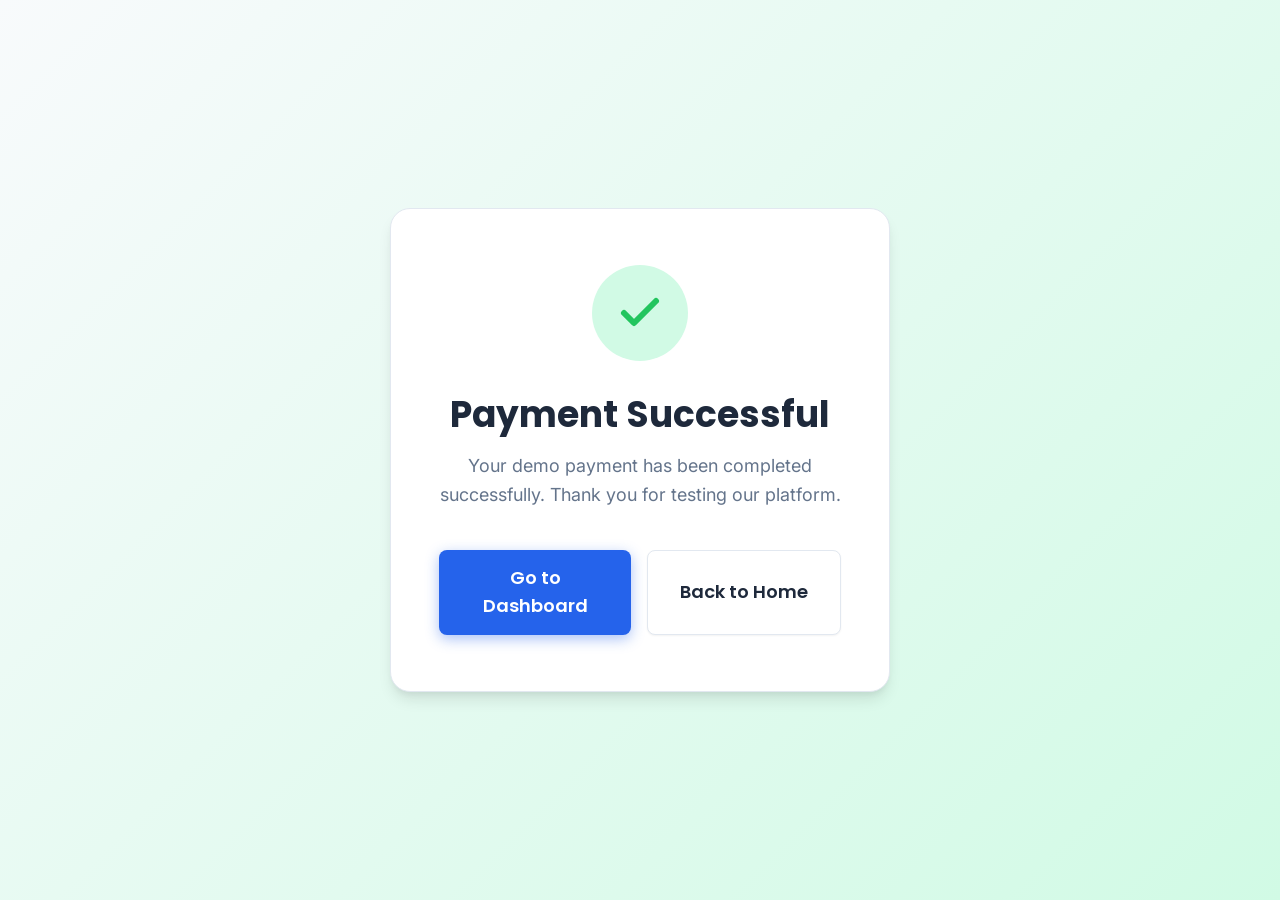
<file: project/success.html>
<!DOCTYPE html>
<html lang="en">
<head>
    <meta charset="UTF-8">
    <meta name="viewport" content="width=device-width, initial-scale=1.0">
    <title>Success | SaaS Demo</title>
    <!-- Google Fonts -->
    <link rel="preconnect" href="https://fonts.googleapis.com">
    <link rel="preconnect" href="https://fonts.gstatic.com" crossorigin>
    <link href="https://fonts.googleapis.com/css2?family=Inter:wght@300;400;500;600&family=Poppins:wght@500;600;700&display=swap" rel="stylesheet">
    <!-- Custom CSS -->
    <link rel="stylesheet" href="css/style.css">
    <link rel="stylesheet" href="css/responsive.css">
    <style>
        .success-container {
            min-height: 100vh;
            display: flex;
            align-items: center;
            justify-content: center;
            background: linear-gradient(135deg, var(--bg-color) 0%, #D1FAE5 100%);
            padding: 40px 24px;
        }

        .success-card {
            background: var(--surface);
            padding: 56px 48px;
            border-radius: var(--border-radius-lg);
            box-shadow: var(--shadow-lg);
            width: 100%;
            max-width: 500px;
            text-align: center;
            border: 1px solid var(--border);
        }

        .success-icon {
            width: 96px;
            height: 96px;
            background: #D1FAE5;
            color: var(--accent);
            border-radius: 50%;
            display: flex;
            align-items: center;
            justify-content: center;
            margin: 0 auto 32px;
            animation: scaleIn 0.5s cubic-bezier(0.175, 0.885, 0.32, 1.275) forwards;
        }

        @keyframes scaleIn {
            0% { transform: scale(0); opacity: 0; }
            100% { transform: scale(1); opacity: 1; }
        }

        .success-card h1 {
            font-size: 2.25rem;
            margin-bottom: 16px;
        }

        .success-card p {
            color: var(--text-light);
            font-size: 1.125rem;
            margin-bottom: 40px;
        }

        .success-buttons {
            display: flex;
            gap: 16px;
            justify-content: center;
        }

        .success-buttons .btn {
            flex: 1;
        }

        @media (max-width: 480px) {
            .success-card {
                padding: 40px 24px;
            }

            .success-buttons {
                flex-direction: column;
            }
        }
    </style>
</head>
<body>

    <div class="success-container">
        <div class="success-card">
            
            <div class="success-icon">
                <svg width="48" height="48" viewBox="0 0 24 24" fill="none" stroke="currentColor" stroke-width="3" stroke-linecap="round" stroke-linejoin="round">
                    <polyline points="20 6 9 17 4 12"></polyline>
                </svg>
            </div>

            <h1>Payment Successful</h1>
            <p>Your demo payment has been completed successfully. Thank you for testing our platform.</p>

            <div class="success-buttons">
                <a href="dashboard.html" class="btn btn-primary btn-large">Go to Dashboard</a>
                <a href="index.html" class="btn btn-secondary btn-large">Back to Home</a>
            </div>

        </div>
    </div>

</body>
</html>
</file>
<file: project/css/style.css>
/* =======================================
   CSS Variables & Design Tokens
========================================= */
:root {
    /* Color Palette */
    --primary: #2563EB;     /* Modern blue */
    --primary-hover: #1D4ED8;
    --secondary: #1E293B;   /* Dark navy */
    --secondary-hover: #0F172A;
    --accent: #22C55E;      /* Success green */
    --accent-hover: #16A34A;
    --danger: #EF4444;      /* Error red */
    
    --bg-color: #F8FAFC;    /* Background */
    --surface: #FFFFFF;     /* Card background */
    --text-main: #0F172A;   /* Primary text */
    --text-light: #64748B;  /* Secondary text */
    --border: #E2E8F0;      /* Light border */

    /* Typography */
    --font-heading: 'Poppins', sans-serif;
    --font-body: 'Inter', sans-serif;

    /* Spacing & Layout */
    --border-radius: 12px;
    --border-radius-lg: 20px;
    --transition: all 0.3s cubic-bezier(0.4, 0, 0.2, 1);
    --shadow-sm: 0 1px 2px 0 rgba(0, 0, 0, 0.05);
    --shadow-md: 0 4px 6px -1px rgba(0, 0, 0, 0.1), 0 2px 4px -1px rgba(0, 0, 0, 0.06);
    --shadow-lg: 0 10px 15px -3px rgba(0, 0, 0, 0.1), 0 4px 6px -2px rgba(0, 0, 0, 0.05);
    --shadow-hover: 0 20px 25px -5px rgba(0, 0, 0, 0.1), 0 10px 10px -5px rgba(0, 0, 0, 0.04);
}

/* =======================================
   CSS Reset & Base
========================================= */
* {
    margin: 0;
    padding: 0;
    box-sizing: border-box;
}

html {
    scroll-behavior: smooth;
}

body {
    font-family: var(--font-body);
    color: var(--text-main);
    background-color: var(--bg-color);
    line-height: 1.6;
    -webkit-font-smoothing: antialiased;
}

/* Typography Base */
h1, h2, h3, h4, h5, h6 {
    font-family: var(--font-heading);
    color: var(--secondary);
    font-weight: 700;
    line-height: 1.2;
}

p {
    color: var(--text-light);
}

a {
    text-decoration: none;
    color: var(--primary);
    transition: var(--transition);
}

ul {
    list-style: none;
}

.container {
    max-width: 1200px;
    margin: 0 auto;
    padding: 0 24px;
}

/* =======================================
   Buttons
========================================= */
.btn {
    display: inline-flex;
    align-items: center;
    justify-content: center;
    font-family: var(--font-heading);
    font-weight: 600;
    font-size: 1rem;
    padding: 10px 24px;
    border-radius: 8px;
    cursor: pointer;
    border: none;
    transition: var(--transition);
    text-align: center;
}

.btn-primary {
    background-color: var(--primary);
    color: white;
    box-shadow: 0 4px 14px 0 rgba(37, 99, 235, 0.39);
}

.btn-primary:hover {
    background-color: var(--primary-hover);
    transform: translateY(-2px);
    box-shadow: 0 6px 20px rgba(37, 99, 235, 0.4);
    color: white;
}

.btn-secondary {
    background-color: white;
    color: var(--secondary);
    border: 1px solid var(--border);
    box-shadow: var(--shadow-sm);
}

.btn-secondary:hover {
    border-color: var(--secondary);
    transform: translateY(-2px);
    box-shadow: var(--shadow-md);
}

.btn-large {
    padding: 14px 32px;
    font-size: 1.125rem;
}

.btn-block {
    display: flex;
    width: 100%;
}

/* =======================================
   Navigation Bar
========================================= */
.navbar {
    position: fixed;
    top: 0;
    left: 0;
    width: 100%;
    background-color: rgba(255, 255, 255, 0.9);
    backdrop-filter: blur(10px);
    -webkit-backdrop-filter: blur(10px);
    z-index: 1000;
    transition: var(--transition);
    border-bottom: 1px solid transparent;
}

.navbar.scrolled {
    box-shadow: var(--shadow-sm);
    border-bottom-color: var(--border);
}

.nav-container {
    max-width: 1200px;
    margin: 0 auto;
    padding: 16px 24px;
    display: flex;
    justify-content: space-between;
    align-items: center;
}

.logo {
    font-family: var(--font-heading);
    font-size: 1.5rem;
    font-weight: 700;
    color: var(--secondary);
    letter-spacing: -0.5px;
}

.logo span {
    color: var(--primary);
}

.nav-links {
    display: flex;
    gap: 32px;
    align-items: center;
}

.nav-links li a {
    color: var(--text-light);
    font-weight: 500;
    font-size: 0.95rem;
    position: relative;
}

.nav-links li a:hover,
.nav-links li a.active {
    color: var(--primary);
}

.nav-links li a::after {
    content: '';
    position: absolute;
    width: 0;
    height: 2px;
    bottom: -4px;
    left: 0;
    background-color: var(--primary);
    transition: var(--transition);
}

.nav-links li a:hover::after,
.nav-links li a.active::after {
    width: 100%;
}

.mobile-toggle {
    display: none;
    background: transparent;
    border: none;
    cursor: pointer;
    padding: 6px;
}

.mobile-toggle .bar {
    display: block;
    width: 25px;
    height: 3px;
    margin: 5px auto;
    -webkit-transition: all 0.3s ease-in-out;
    transition: all 0.3s ease-in-out;
    background-color: var(--secondary);
    border-radius: 3px;
}

/* =======================================
   Hero Section
========================================= */
.hero {
    padding-top: 120px;
    padding-bottom: 80px;
    min-height: 90vh;
    display: flex;
    align-items: center;
    background: linear-gradient(135deg, var(--bg-color) 0%, #E0E7FF 100%);
    overflow: hidden;
}

.hero-content {
    max-width: 1200px;
    margin: 0 auto;
    padding: 0 24px;
    display: grid;
    grid-template-columns: 1fr 1fr;
    gap: 40px;
    align-items: center;
}

.hero-text h1 {
    font-size: 3.5rem;
    margin-bottom: 24px;
    letter-spacing: -1px;
}

.hero-text p {
    font-size: 1.25rem;
    margin-bottom: 40px;
    max-width: 500px;
}

.hero-buttons {
    display: flex;
    gap: 16px;
}

.hero-graphic {
    position: relative;
    height: 400px;
    width: 100%;
}

.floating-card {
    position: absolute;
    background: var(--surface);
    border-radius: var(--border-radius-lg);
    box-shadow: var(--shadow-lg);
    animation: float 6s ease-in-out infinite;
}

.floating-card.c1 {
    width: 300px;
    height: 200px;
    top: 50px;
    right: 20px;
    background: linear-gradient(135deg, white, #EFF6FF);
    z-index: 2;
}

.floating-card.c2 {
    width: 250px;
    height: 150px;
    bottom: 40px;
    left: 40px;
    background: rgba(255, 255, 255, 0.8);
    backdrop-filter: blur(10px);
    animation-delay: 2s;
    z-index: 1;
}

@keyframes float {
    0% { transform: translateY(0px); }
    50% { transform: translateY(-20px); }
    100% { transform: translateY(0px); }
}

/* =======================================
   Features Section
========================================= */
.features {
    padding: 100px 0;
    background-color: var(--surface);
}

.section-title {
    text-align: center;
    margin-bottom: 64px;
}

.section-title h2 {
    font-size: 2.5rem;
    margin-bottom: 16px;
}

.section-title p {
    font-size: 1.125rem;
}

.features-grid {
    display: grid;
    grid-template-columns: repeat(auto-fit, minmax(300px, 1fr));
    gap: 32px;
}

.feature-card {
    background: var(--surface);
    padding: 40px 32px;
    border-radius: var(--border-radius-lg);
    border: 1px solid var(--border);
    transition: var(--transition);
    text-align: center;
}

.feature-card:hover {
    transform: translateY(-10px);
    box-shadow: var(--shadow-hover);
    border-color: transparent;
}

.feature-icon {
    width: 64px;
    height: 64px;
    border-radius: 16px;
    background: #EFF6FF;
    color: var(--primary);
    display: flex;
    align-items: center;
    justify-content: center;
    margin: 0 auto 24px;
    transition: var(--transition);
}

.feature-card:hover .feature-icon {
    background: var(--primary);
    color: white;
}

.feature-card h3 {
    font-size: 1.5rem;
    margin-bottom: 16px;
}

/* =======================================
   CTA Section
========================================= */
.cta-section {
    padding: 80px 0;
    background-color: var(--bg-color);
}

.cta-card {
    background: var(--secondary);
    border-radius: var(--border-radius-lg);
    padding: 64px 32px;
    text-align: center;
    color: white;
}

.cta-card h2 {
    color: white;
    font-size: 2.5rem;
    margin-bottom: 16px;
}

.cta-card p {
    color: #CBD5E1;
    font-size: 1.125rem;
    margin-bottom: 32px;
    max-width: 600px;
    margin-left: auto;
    margin-right: auto;
}

.cta-card .btn-primary {
    background-color: var(--primary);
}

/* =======================================
   Footer
========================================= */
footer {
    padding: 32px 0;
    text-align: center;
    border-top: 1px solid var(--border);
    background-color: var(--surface);
}
</file>
<file: project/css/responsive.css>
/* =======================================
   Responsive Breakpoints & Layouts
========================================= */

/* Desktop (1200px+) is the default layout, adapting down using max-width */

/* Laptop / Small Desktop (max-width: 1024px) */
@media (max-width: 1024px) {
    .hero-text h1 {
        font-size: 3rem;
    }
    
    .hero-text p {
        font-size: 1.125rem;
    }

    .floating-card.c1 {
        width: 250px;
        height: 180px;
    }

    .floating-card.c2 {
        width: 200px;
        height: 130px;
    }
}

/* Tablet (max-width: 768px) */
@media (max-width: 768px) {
    /* Navbar */
    .mobile-toggle {
        display: block;
    }

    .mobile-toggle.active .bar:nth-child(2) {
        opacity: 0;
    }
    .mobile-toggle.active .bar:nth-child(1) {
        transform: translateY(8px) rotate(45deg);
    }
    .mobile-toggle.active .bar:nth-child(3) {
        transform: translateY(-8px) rotate(-45deg);
    }

    .nav-links, .nav-actions {
        display: none;
        width: 100%;
        text-align: center;
    }

    /* Mobile Menu Active State */
    .nav-container {
        flex-wrap: wrap;
    }

    .navbar.active-mobile-menu .nav-links {
        display: flex;
        flex-direction: column;
        gap: 24px;
        padding: 24px 0;
        border-top: 1px solid var(--border);
        margin-top: 16px;
    }

    .navbar.active-mobile-menu .nav-actions {
        display: flex;
        justify-content: center;
        padding-bottom: 24px;
        margin-top: -10px;
    }

    /* Hero */
    .hero {
        padding-top: 100px;
        min-height: auto;
    }

    .hero-content {
        grid-template-columns: 1fr;
        text-align: center;
    }

    .hero-text p {
        margin: 0 auto 32px;
    }

    .hero-buttons {
        justify-content: center;
    }

    .hero-graphic {
        height: 300px;
        margin-top: 32px;
    }

    .floating-card.c1, .floating-card.c2 {
        left: 50%;
        transform: translateX(-50%) !important;
        animation: none; /* Disable float on mobile graphic for better view */
    }
    
    .floating-card.c1 {
        top: 20px;
        margin-left: 20px;
    }

    .floating-card.c2 {
        top: 120px;
        margin-left: -50px;
        z-index: 3;
    }

    /* CTA */
    .cta-card {
        padding: 48px 24px;
    }

    .cta-card h2 {
        font-size: 2rem;
    }
}

/* Mobile (max-width: 480px) */
@media (max-width: 480px) {
    .container {
        padding: 0 16px;
    }

    .hero-text h1 {
        font-size: 2.5rem;
    }

    .hero-buttons {
        flex-direction: column;
        width: 100%;
    }

    .hero-buttons .btn {
        width: 100%;
    }

    .section-title h2 {
        font-size: 2rem;
    }
}
</file>
